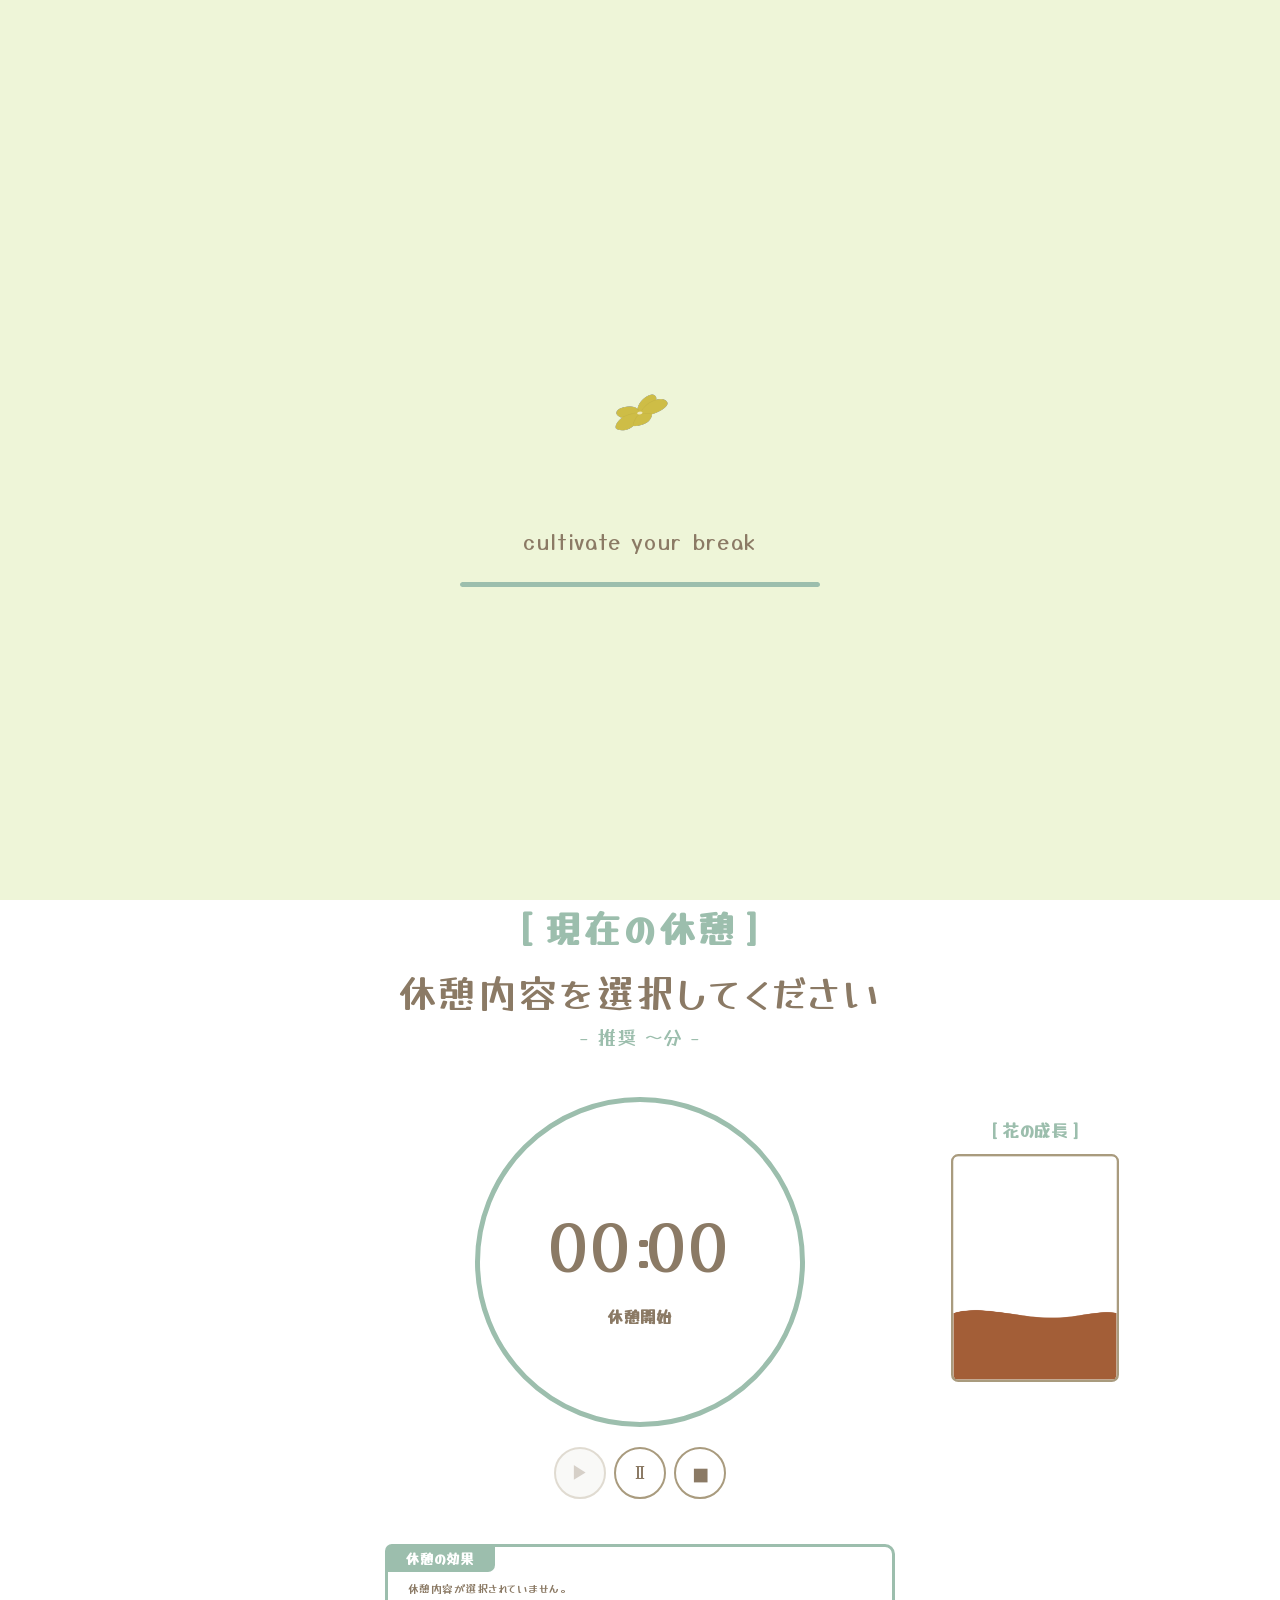
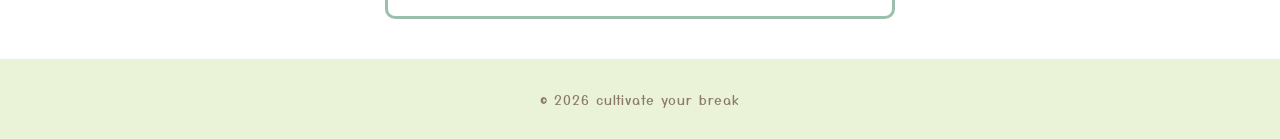
<file: index.html>
<!DOCTYPE html>
<html lang="ja">

<head>
    <meta charset="UTF-8">
    <meta name="viewport" content="width=device-width, initial-scale=1.0">

    <title>休憩タイマー</title>

    <link rel="stylesheet" href="CSS/sanitize.css">
    <link rel="stylesheet" href="CSS/style.css">
    <link rel="preconnect" href="https://fonts.googleapis.com">
    <link rel="preconnect" href="https://fonts.gstatic.com" crossorigin>
    <link href="https://fonts.googleapis.com/css2?family=Yusei+Magic&display=swap" rel="stylesheet">
    <script src="JavaScript/script.js" defer></script>
</head>

<body class="yusei-magic-regular">

    <!-- モバイル用ハンバーガー兼PC用ボタン -->
    <div class="howto-site-container" id="howtoToggle" role="button" aria-label="使用方法">
        <span class="hamburger-line"></span>
        <span class="hamburger-line"></span>
        <span class="hamburger-line"></span>
        <a href="howto.html" class="howto-site" target="_blank">
            使用方法
        </a>
    </div>

    <!-- モバイル用右側スライドメニュー -->
    <aside id="howtoMenu" class="howto-slide-menu" aria-hidden="true">
        <div class="howto-menu-header">サイトの使い方</div>
        <div class="howto-menu-body">
            <a href="howto.html" class="howto-slide-btn" target="_blank">
                使用方法ページを開く
            </a>
        </div>
    </aside>

    <!-- モバイル版用右側メニュー用オーバーレイ -->
    <div id="howtoOverlay" class="howto-overlay"></div>

    <!-- ローディング -->
    <div id="loadingScreen" class="loading-screen">
        <div class="loading-content">
            <div class="loading-flower">
                <img src="images/siteIcon.png" alt="花の画像">
            </div>

            <p class="loading-text">
                cultivate your break
            </p>

            <div class="loading-bar">
                <span id="loadingBar"></span>
            </div>
        </div>
    </div>

    <!-- トップ画面 -->
    <section id="topVisual" class="top-visual">
        <img src="images/topImg.png" alt="" class="top-visual-image">

        <div class="top-title" aria-label="cultivate a break">
            cultivate your break
        </div>

        <div class="scroll-guide" aria-hidden="true">
            <span>scroll</span>
            <span class="scroll-arrow">↓</span>
        </div>
    </section>

    <!-- メインコンテンツ -->
    <div class="top-layout">

        <main class="timer-container current-break">

            <!-- 左側の休憩メニュー開閉ボタン -->
            <button id="menuToggle" class="menu-toggle" type="button"
                aria-label="休憩メニューを開く" aria-expanded="false">
                <span class="menu-tap">TAP</span>
                <span id="menuArrow">→</span>
            </button>

            <!-- 現在の休憩 -->
            <div class="current-break current-label">
                現在の休憩
            </div>

            <!-- 休憩内容 -->
            <h1 class="break-name" id="currentBreakName">
                休憩内容を選択してください
            </h1>

            <!-- 推奨時間 -->
            <div class="recommended current-time">
                <span>推奨</span>
                <span id="currentBreakTime">〜分</span>
            </div>

            <!-- タイマー -->
            <div class="timer-circle">
                <div class="timer-content">
                    <div id="timer">
                        00:00
                    </div>

                    <div id="timer-status">
                        休憩開始
                    </div>
                </div>
            </div>

            <!-- 操作ボタン -->
            <div class="controls">
                <button id="startButton" class="control-button start-button"
                    type="button" aria-label="タイマー開始">
                    ▶
                </button>

                <button id="pauseButton" class="control-button pause-button"
                    type="button" aria-label="タイマー一時停止">
                    Ⅱ
                </button>

                <button id="resetButton" class="control-button reset-button"
                    type="button" aria-label="タイマーリセット">
                    ◼︎
                </button>
            </div>

            <!-- 休憩の効果 -->
            <section class="break-effect-box">
                <h2>休憩の効果</h2>

                <p id="currentBreakEffect">
                    休憩内容が選択されていません。
                </p>
            </section>

        </main>

        <!-- 花の成長 -->
        <figure>
            <figcaption id="illust-title">
                花の成長
            </figcaption>

            <img src="images/イラスト土.jpg" alt="花の画像"
                id="flowerImg" class="flowerImg">
        </figure>

    </div>

    <!-- 左側 休憩メニュー -->
    <aside id="breakMenu" class="break-menu" aria-hidden="true">

        <!-- 休憩内容を選択 -->
        <section class="break-selection">
            <div class="section-label">
                休憩内容を選択
            </div>

            <div id="breakList" class="break-list">
                <!-- JavaScriptで生成 -->
            </div>
        </section>

        <!-- 自由追加 -->
        <section class="add-break">
            <div class="section-label">
                休憩内容自由追加
            </div>

            <div class="add-form">
                <input type="text" id="breakInput" maxlength="20"
                    aria-label="休憩内容">

                <button id="addButton" type="button" aria-label="休憩を追加">
                    →
                </button>
            </div>
        </section>

        <!-- 今日の休憩履歴 -->
        <section class="break-history">
            <h2>今日の休憩履歴</h2>

            <div id="historyList">
                <!-- JavaScriptで生成 -->
            </div>
        </section>

    </aside>

    <!-- モバイル版用左側メニュー用オーバーレイ -->
    <div id="menuOverlay" class="menu-overlay"></div>

    <!-- モバイル版用画面下部ナビゲーション -->
    <nav class="mobile-bottom-nav">

        <button type="button" id="mobileMenuBtn" class="bottom-nav-btn"
            aria-label="休憩メニューを開く">
            <svg width="28" height="28" viewBox="0 0 24 24" fill="none"
                stroke="currentColor" stroke-width="2.5" stroke-linecap="round">
                <line x1="8" y1="6" x2="21" y2="6"></line>
                <line x1="8" y1="12" x2="21" y2="12"></line>
                <line x1="8" y1="18" x2="21" y2="18"></line>
                <circle cx="3" cy="6" r="1.5" fill="currentColor"></circle>
                <circle cx="3" cy="12" r="1.5" fill="currentColor"></circle>
                <circle cx="3" cy="18" r="1.5" fill="currentColor"></circle>
            </svg>
        </button>

        <button type="button" id="scrollToTimerBtn" class="bottom-nav-btn"
            aria-label="タイマーまでスクロール">
            <svg width="28" height="28" viewBox="0 0 24 24" fill="none"
                stroke="currentColor" stroke-width="3"
                stroke-linecap="round" stroke-linejoin="round">
                <circle cx="12" cy="12" r="10" fill="currentColor" opacity="0.2" />
                <polyline points="16 14 12 10 8 14" fill="none"
                    stroke="currentColor" />
            </svg>
        </button>

        <button type="button" id="scrollToBottomBtn" class="bottom-nav-btn"
            aria-label="最下部までスクロール">
            <svg width="28" height="28" viewBox="0 0 24 24" fill="none"
                stroke="currentColor" stroke-width="3"
                stroke-linecap="round" stroke-linejoin="round">
                <circle cx="12" cy="12" r="10" fill="currentColor" opacity="0.2" />
                <polyline points="8 10 12 14 16 10" fill="none"
                    stroke="currentColor" />
            </svg>
        </button>

    </nav>

    <footer class="site-footer">
        <p>&copy; 2026 cultivate your break</p>
    </footer>

</body>
</html>
</file>
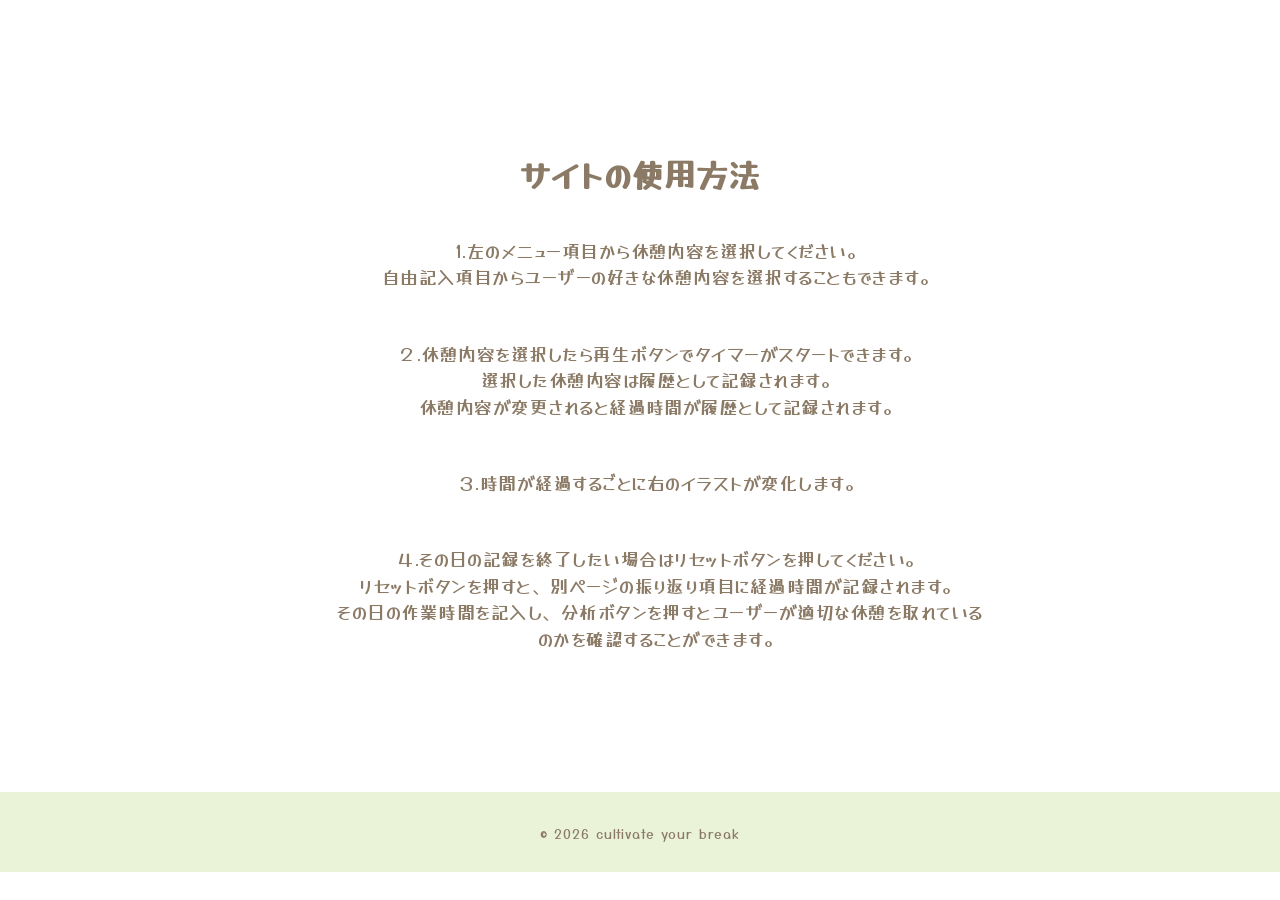
<file: howto.html>
<!DOCTYPE html>
<html lang="ja">

<head>
    <meta charset="UTF-8">
    <meta name="viewport" content="width=device-width, initial-scale=1.0">

    <title>休憩タイマー</title>

    <link rel="stylesheet" href="CSS/sanitize.css">
    <link rel="stylesheet" href="CSS/style.css">
    <link rel="preconnect" href="https://fonts.googleapis.com">
    <link rel="preconnect" href="https://fonts.gstatic.com" crossorigin>
    <link href="https://fonts.googleapis.com/css2?family=Yusei+Magic&display=swap" rel="stylesheet">
    <script src="JavaScript/script.js" defer></script>
</head>


<body class="yusei-magic-regular">

    <section class="howto-container">
        <h1 class="howto-title">サイトの使用方法</h1>
        <ul class="howto-list-container">
            <li class="howto-list">
                <p class="howto-list-text">
                    1.左のメニュー項目から休憩内容を選択してください。<br>
                    自由記入項目からユーザーの好きな休憩内容を選択することもできます。
                </p>
            </li>
            <li class="howto-list">
                <p class="howto-list-text">
                    ２.休憩内容を選択したら再生ボタンでタイマーがスタートできます。<br>
                    選択した休憩内容は履歴として記録されます。<br>
                    休憩内容が変更されると経過時間が履歴として記録されます。
                </p>
            </li>
            <li class="howto-list">
                <p class="howto-list-text">
                    ３.時間が経過するごとに右のイラストが変化します。
                </p>
            </li>
            <li class="howto-list">
                <p class="howto-list-text">
                    ４.その日の記録を終了したい場合はリセットボタンを押してください。<br>
                    リセットボタンを押すと、別ページの振り返り項目に経過時間が記録されます。<br>
                    その日の作業時間を記入し、分析ボタンを押すとユーザーが適切な休憩を取れているのかを確認することができます。
                </p>
            </li>
        </ul>
    </section>


    <footer class="site-footer">
        <p>&copy; 2026 cultivate your break</p>
    </footer>



</body>

</html>
</file>
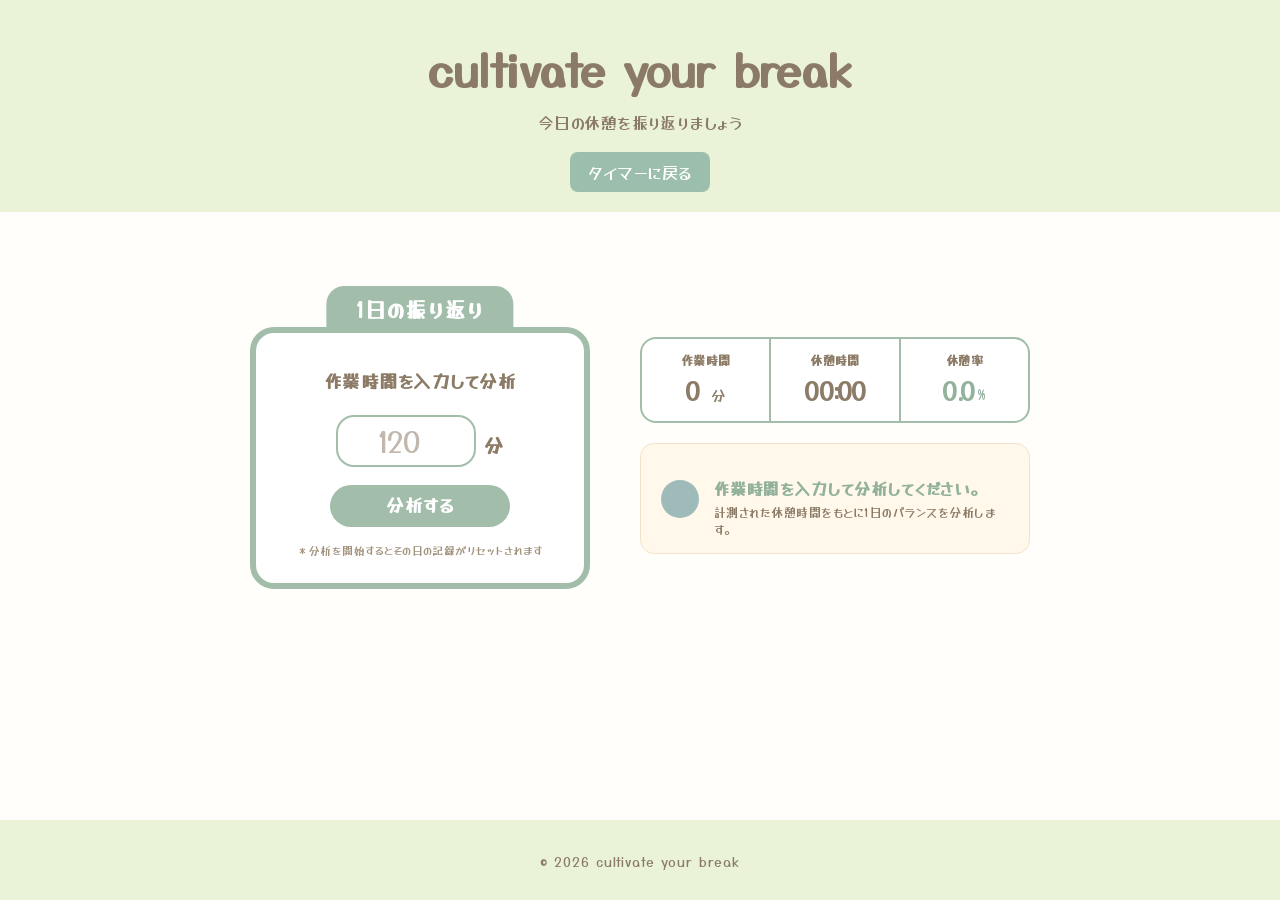
<file: reflection.html>
<!DOCTYPE html>
<html lang="ja">

<head>
    <meta charset="UTF-8">
    <meta name="viewport" content="width=device-width, initial-scale=1.0">

    <title>1日の振り返り | cultivate your break</title>

    <link rel="stylesheet" href="CSS/sanitize.css">
    <link rel="stylesheet" href="CSS/style.css">

    <link rel="preconnect" href="https://fonts.googleapis.com">
    <link rel="preconnect" href="https://fonts.gstatic.com" crossorigin>
    <link href="https://fonts.googleapis.com/css2?family=Yusei+Magic&display=swap"
        rel="stylesheet">

    <script src="JavaScript/reflection.js" defer></script>
</head>

<body class="yusei-magic-regular reflection-page">

    <header class="reflection-page-header">
        <h1>cultivate your break</h1>
        <p>今日の休憩を振り返りましょう</p>
        <a href="index.html">タイマーに戻る</a>
    </header>

    <section class="reflection-section">

        <div class="reflection-card">
            <div class="reflection-tag">1日の振り返り</div>

            <div class="reflection-left">
                <h2 class="reflection-title">作業時間を入力して分析</h2>

                <div class="input-group">
                    <input type="number" id="workTimeInput"
                        class="work-input" min="1" placeholder="120">
                    <span class="unit-text">分</span>
                </div>

                <button type="button" id="analyzeBtn" class="analyze-button">
                    分析する
                </button>

                <p class="reflection-note">
                    ＊分析を開始するとその日の記録がリセットされます
                </p>
            </div>
        </div>

        <div class="reflection-right">

            <div class="stats-table">

                <div class="stat-col">
                    <span class="stat-label">作業時間</span>
                    <div class="stat-value">
                        <span id="displayWorkTime">0</span>
                        <span class="unit">分</span>
                    </div>
                </div>

                <div class="stat-col">
                    <span class="stat-label">休憩時間</span>
                    <div class="stat-value" id="displayBreakTime">
                        0<span class="unit">分</span>0<span class="unit">秒</span>
                    </div>
                </div>

                <div class="stat-col">
                    <span class="stat-label">休憩率</span>
                    <div class="stat-value highlight" id="displayBreakRate">
                        0.0<span class="unit">%</span>
                    </div>
                </div>

            </div>

            <div class="feedback-box">
                <div class="feedback-icon"></div>

                <div class="feedback-content">
                    <h3 id="feedbackTitle" class="feedback-title">
                        作業時間を入力して分析してください。
                    </h3>

                    <p id="feedbackText" class="feedback-text">
                        計測された休憩時間をもとに1日のバランスを分析します。
                    </p>
                </div>
            </div>

        </div>

    </section>

    <footer class="site-footer">
        <p>&copy; 2026 cultivate your break</p>
    </footer>

</body>
</html>
</file>
<file: CSS/sanitize.css>
/* Document
 * ========================================================================== */

/**
 * Add border box sizing in all browsers (opinionated).
 */

*,
::before,
::after {
  box-sizing: border-box;
}

/**
 * 1. Add text decoration inheritance in all browsers (opinionated).
 * 2. Add vertical alignment inheritance in all browsers (opinionated).
 */

::before,
::after {
  text-decoration: inherit; /* 1 */
  vertical-align: inherit; /* 2 */
}

/**
 * 1. Use the default cursor in all browsers (opinionated).
 * 2. Change the line height in all browsers (opinionated).
 * 3. Use a 4-space tab width in all browsers (opinionated).
 * 4. Remove the grey highlight on links in iOS (opinionated).
 * 5. Prevent adjustments of font size after orientation changes in
 *    IE on Windows Phone and in iOS.
 * 6. Breaks words to prevent overflow in all browsers (opinionated).
 */

html {
  cursor: default; /* 1 */
  line-height: 1.5; /* 2 */
  -moz-tab-size: 4; /* 3 */
  tab-size: 4; /* 3 */
  -webkit-tap-highlight-color: transparent /* 4 */;
  -ms-text-size-adjust: 100%; /* 5 */
  -webkit-text-size-adjust: 100%; /* 5 */
  word-break: break-word; /* 6 */
}

/* Sections
 * ========================================================================== */

/**
 * Remove the margin in all browsers (opinionated).
 */

body {
  margin: 0;
}

/**
 * Correct the font size and margin on `h1` elements within `section` and
 * `article` contexts in Chrome, Edge, Firefox, and Safari.
 */

h1 {
  font-size: 2em;
  margin: 0.67em 0;
}

/* Grouping content
 * ========================================================================== */

/**
 * Remove the margin on nested lists in Chrome, Edge, IE, and Safari.
 */

dl dl,
dl ol,
dl ul,
ol dl,
ul dl {
  margin: 0;
}

/**
 * Remove the margin on nested lists in Edge 18- and IE.
 */

ol ol,
ol ul,
ul ol,
ul ul {
  margin: 0;
}

/**
 * 1. Add the correct sizing in Firefox.
 * 2. Show the overflow in Edge 18- and IE.
 */

hr {
  height: 0; /* 1 */
  overflow: visible; /* 2 */
}

/**
 * Add the correct display in IE.
 */

main {
  display: block;
}

/**
 * Remove the list style on navigation lists in all browsers (opinionated).
 */

nav ol,
nav ul {
  list-style: none;
  padding: 0;
}

/**
 * 1. Correct the inheritance and scaling of font size in all browsers.
 * 2. Correct the odd `em` font sizing in all browsers.
 */

pre {
  font-family: monospace, monospace; /* 1 */
  font-size: 1em; /* 2 */
}

/* Text-level semantics
 * ========================================================================== */

/**
 * Remove the gray background on active links in IE 10.
 */

a {
  background-color: transparent;
}

/**
 * Add the correct text decoration in Edge 18-, IE, and Safari.
 */

abbr[title] {
  text-decoration: underline;
  text-decoration: underline dotted;
}

/**
 * Add the correct font weight in Chrome, Edge, and Safari.
 */

b,
strong {
  font-weight: bolder;
}

/**
 * 1. Correct the inheritance and scaling of font size in all browsers.
 * 2. Correct the odd `em` font sizing in all browsers.
 */

code,
kbd,
samp {
  font-family: monospace, monospace; /* 1 */
  font-size: 1em; /* 2 */
}

/**
 * Add the correct font size in all browsers.
 */

small {
  font-size: 80%;
}

/* Embedded content
 * ========================================================================== */

/*
 * Change the alignment on media elements in all browsers (opinionated).
 */

audio,
canvas,
iframe,
img,
svg,
video {
  vertical-align: middle;
}

/**
 * Add the correct display in IE 9-.
 */

audio,
video {
  display: inline-block;
}

/**
 * Add the correct display in iOS 4-7.
 */

audio:not([controls]) {
  display: none;
  height: 0;
}

/**
 * Remove the border on iframes in all browsers (opinionated).
 */

iframe {
  border-style: none;
}

/**
 * Remove the border on images within links in IE 10-.
 */

img {
  border-style: none;
}

/**
 * Change the fill color to match the text color in all browsers (opinionated).
 */

svg:not([fill]) {
  fill: currentColor;
}

/**
 * Hide the overflow in IE.
 */

svg:not(:root) {
  overflow: hidden;
}

/* Tabular data
 * ========================================================================== */

/**
 * Collapse border spacing in all browsers (opinionated).
 */

table {
  border-collapse: collapse;
}

/* Forms
 * ========================================================================== */

/**
 * Remove the margin on controls in Safari.
 */

button,
input,
select {
  margin: 0;
}

/**
 * 1. Show the overflow in IE.
 * 2. Remove the inheritance of text transform in Edge 18-, Firefox, and IE.
 */

button {
  overflow: visible; /* 1 */
  text-transform: none; /* 2 */
}

/**
 * Correct the inability to style buttons in iOS and Safari.
 */

button,
[type="button"],
[type="reset"],
[type="submit"] {
  -webkit-appearance: button;
}

/**
 * 1. Change the inconsistent appearance in all browsers (opinionated).
 * 2. Correct the padding in Firefox.
 */

fieldset {
  border: 1px solid #a0a0a0; /* 1 */
  padding: 0.35em 0.75em 0.625em; /* 2 */
}

/**
 * Show the overflow in Edge 18- and IE.
 */

input {
  overflow: visible;
}

/**
 * 1. Correct the text wrapping in Edge 18- and IE.
 * 2. Correct the color inheritance from `fieldset` elements in IE.
 */

legend {
  color: inherit; /* 2 */
  display: table; /* 1 */
  max-width: 100%; /* 1 */
  white-space: normal; /* 1 */
}

/**
 * 1. Add the correct display in Edge 18- and IE.
 * 2. Add the correct vertical alignment in Chrome, Edge, and Firefox.
 */

progress {
  display: inline-block; /* 1 */
  vertical-align: baseline; /* 2 */
}

/**
 * Remove the inheritance of text transform in Firefox.
 */

select {
  text-transform: none;
}

/**
 * 1. Remove the margin in Firefox and Safari.
 * 2. Remove the default vertical scrollbar in IE.
 * 3. Change the resize direction in all browsers (opinionated).
 */

textarea {
  margin: 0; /* 1 */
  overflow: auto; /* 2 */
  resize: vertical; /* 3 */
}

/**
 * Remove the padding in IE 10-.
 */

[type="checkbox"],
[type="radio"] {
  padding: 0;
}

/**
 * 1. Correct the odd appearance in Chrome, Edge, and Safari.
 * 2. Correct the outline style in Safari.
 */

[type="search"] {
  -webkit-appearance: textfield; /* 1 */
  outline-offset: -2px; /* 2 */
}

/**
 * Correct the cursor style of increment and decrement buttons in Safari.
 */

::-webkit-inner-spin-button,
::-webkit-outer-spin-button {
  height: auto;
}

/**
 * Correct the text style of placeholders in Chrome, Edge, and Safari.
 */

::-webkit-input-placeholder {
  color: inherit;
  opacity: 0.54;
}

/**
 * Remove the inner padding in Chrome, Edge, and Safari on macOS.
 */

::-webkit-search-decoration {
  -webkit-appearance: none;
}

/**
 * 1. Correct the inability to style upload buttons in iOS and Safari.
 * 2. Change font properties to `inherit` in Safari.
 */

::-webkit-file-upload-button {
  -webkit-appearance: button; /* 1 */
  font: inherit; /* 2 */
}

/**
 * Remove the inner border and padding of focus outlines in Firefox.
 */

::-moz-focus-inner {
  border-style: none;
  padding: 0;
}

/**
 * Restore the focus outline styles unset by the previous rule in Firefox.
 */

:-moz-focusring {
  outline: 1px dotted ButtonText;
}

/**
 * Remove the additional :invalid styles in Firefox.
 */

:-moz-ui-invalid {
  box-shadow: none;
}

/* Interactive
 * ========================================================================== */

/*
 * Add the correct display in Edge 18- and IE.
 */

details {
  display: block;
}

/*
 * Add the correct styles in Edge 18-, IE, and Safari.
 */

dialog {
  background-color: white;
  border: solid;
  color: black;
  display: block;
  height: -moz-fit-content;
  height: -webkit-fit-content;
  height: fit-content;
  left: 0;
  margin: auto;
  padding: 1em;
  position: absolute;
  right: 0;
  width: -moz-fit-content;
  width: -webkit-fit-content;
  width: fit-content;
}

dialog:not([open]) {
  display: none;
}

/*
 * Add the correct display in all browsers.
 */

summary {
  display: list-item;
}

/* Scripting
 * ========================================================================== */

/**
 * Add the correct display in IE 9-.
 */

canvas {
  display: inline-block;
}

/**
 * Add the correct display in IE.
 */

template {
  display: none;
}

/* User interaction
 * ========================================================================== */

/*
 * 1. Remove the tapping delay in IE 10.
 * 2. Remove the tapping delay on clickable elements
      in all browsers (opinionated).
 */

a,
area,
button,
input,
label,
select,
summary,
textarea,
[tabindex] {
  -ms-touch-action: manipulation; /* 1 */
  touch-action: manipulation; /* 2 */
}

/**
 * Add the correct display in IE 10-.
 */

[hidden] {
  display: none;
}

/* Accessibility
 * ========================================================================== */

/**
 * Change the cursor on busy elements in all browsers (opinionated).
 */

[aria-busy="true"] {
  cursor: progress;
}

/*
 * Change the cursor on control elements in all browsers (opinionated).
 */

[aria-controls] {
  cursor: pointer;
}

/*
 * Change the cursor on disabled, not-editable, or otherwise
 * inoperable elements in all browsers (opinionated).
 */

[aria-disabled="true"],
[disabled] {
  cursor: not-allowed;
}

/*
 * Change the display on visually hidden accessible elements
 * in all browsers (opinionated).
 */

[aria-hidden="false"][hidden] {
  display: initial;
}

[aria-hidden="false"][hidden]:not(:focus) {
  clip: rect(0, 0, 0, 0);
  position: absolute;
}
</file>
<file: CSS/style.css>
/* ========================================
   cultivate a break
======================================== */


/* ========================================
   基本設定
======================================== */

.yusei-magic-regular {
    font-family: "Yusei Magic", sans-serif;
    font-weight: 400;
    font-style: normal;
}


:root {
    --cream: #f5f8df;
    --cream-light: #fbfcf2;
    --green: #9cbead;
    --white-green: #eaf3d7;
    --green-dark: #96856c;
    --green-deep: #6f8877;
    --olive: #c7c7a2;
    --yellow: #d1bf45;
    --brown: #9c5c38;
    --brown-light: #a56b45;
    --text: #8b7a65;
    --text-light: #aaa08e;
    --border: #a99b7e;
    --border-light: #c8c0ae;
    --panel: #fffefa;
}


* {
    box-sizing: border-box;
}


html {
    overflow-x: hidden;
}


body {
    position: relative;
    min-height: 100vh;
    margin: 0;
    padding: 0;
    display: flex;
    flex-direction: column;
    align-items: center;
    background: #ffffff;
    color: var(--text);
    letter-spacing: 0.03em;
    overflow-x: hidden;
}


img {
    display: block;
    max-width: 100%;
}


button,
input {
    font: inherit;
}


button {
    cursor: pointer;
}


h1,
h2,
p {
    margin: 0;
}


/* ========================================
   ファーストビュー (PC用 右固定ボタン)
======================================== */
.howto-site-container {
    max-width: 60px;
    position: fixed;
    z-index: 1003;
    right: 0;
    top: 250px;
    background: var(--green);
    padding: 10px 15px;
    border-radius: 10px 0 0 10px;
}

.howto-site {
    font-size: 1.6rem;
    color: var(--cream-light);
    text-decoration: none;
}


/* ========================================
   左側メニュー開閉ボタン (PC用)
======================================== */

.menu-toggle {
    position: fixed;
    top: 20px;
    left: 142px;

    width: 52px;
    height: 52px;

    display: flex;
    flex-direction: column;
    justify-content: center;
    align-items: center;

    border: 0;
    border-radius: 50%;

    background: var(--green);
    color: #ffffff;

    z-index: 1002;

    transition:
        background-color 0.2s ease,
        transform 0.2s ease,
        opacity 0.3s ease;
}


.menu-toggle:hover {
    background: var(--green-dark);
    animation: menuToggleBounce 0.55s ease-in-out;
}


.menu-toggle:active {
    animation: none;
    transform: scale(0.95);
}


@keyframes menuToggleBounce {

    0% {
        transform: translateY(0);
    }

    25% {
        transform: translateY(-10px);
    }

    50% {
        transform: translateY(0);
    }

    70% {
        transform: translateY(-5px);
    }

    100% {
        transform: translateY(0);
    }

}


.menu-toggle span:last-child {
    font-family: Arial, sans-serif;
    font-size: 1.8rem;
    font-weight: 400;
    line-height: 1;
}


.menu-tap {
    position: absolute;
    top: -17px;

    color: var(--green);

    font-size: 0.7rem;
    letter-spacing: 0.15em;
}


/* ========================================
   メインレイアウト
======================================== */

.top-layout {
    position: relative;

    width: 100%;
    max-width: 1200px;

    margin: 0 auto;

    display: block;
}


/* ========================================
   タイマー本体
======================================== */

.timer-container {
    position: relative;

    width: min(100%, 510px);
    min-height: 620px;

    margin: 0 auto;

    display: flex;
    flex-direction: column;
    align-items: center;

    padding: 0;

    border: 0;
    border-radius: 0;

    background: transparent;
}


.current-break.current-label {
    position: relative;

    width: auto;
    min-height: 0;

    display: inline-flex;
    justify-content: center;
    align-items: center;

    margin: 0 0 8px;
    padding: 0;

    background: transparent;
    border-radius: 0;

    color: var(--green);

    font-size: 2.3rem;
    font-weight: 700;

    letter-spacing: 0.08em;
}


.current-break.current-label::before {
    content: "[";

    margin-right: 7px;
}


.current-break.current-label::after {
    content: "]";

    margin-left: 7px;
}


#currentBreakName {
    margin: 0 0 2px;

    color: var(--text);

    font-size: clamp(1.45rem, 3vw, 2.4rem);
    font-weight: 500;

    letter-spacing: 0.06em;
}


.recommended {
    position: relative;

    display: flex;
    justify-content: center;
    align-items: center;

    gap: 7px;

    width: auto;
    min-height: 0;

    margin: 0;
    padding: 0;

    background: transparent;
    border-radius: 0;

    color: var(--green);

    font-size: 1.2rem;
    font-weight: 400;

    letter-spacing: 0.04em;
}


.recommended::before {
    content: "-";
}


.recommended::after {
    content: "-";
}


/* ========================================
   タイマー
======================================== */

.timer-circle {
    width: min(330px, 75vw);
    height: min(330px, 75vw);

    margin-top: 45px;

    display: flex;
    justify-content: center;
    align-items: center;

    border: 5px solid var(--green);
    border-radius: 50%;

    background: #ffffff;
}


.timer-content {
    text-align: center;
}


#timer {
    color: var(--text);

    font-size: clamp(2.8rem, 5vw, 4.2rem);
    font-weight: 500;

    letter-spacing: 0.06em;
}


#timer-status {
    margin-top: 12px;

    color: var(--text);

    font-size: 1rem;
    font-weight: 600;
}


/* ========================================
   操作ボタン
======================================== */

.controls {
    margin-top: 20px;

    display: flex;
    align-items: center;

    gap: 8px;
}


.control-button {
    width: 52px;
    height: 52px;

    display: flex;
    justify-content: center;
    align-items: center;

    border: 2px solid var(--border);
    border-radius: 50%;

    background: #ffffff;
    color: var(--text);

    font-size: 1.1rem;

    transition:
        transform 0.2s ease,
        background-color 0.2s ease;
}


.control-button:hover {
    background-color:#eef5df;
    transform: scale(1.04);
}


.control-button:active {
    transform: scale(0.97);
}


.reset-button {
    font-size: 1.3rem;
}


.reset-button:hover {
    opacity: 0.75;
}


/* ========================================
   休憩の効果
======================================== */

.break-effect-box {
    position: relative;

    width: min(100%, 520px);

    margin-top: 45px;
    padding: 28px 20px 18px;

    border: 3px solid var(--green);
    border-radius: 10px;

    background: rgba(255, 255, 255, 0.85);
}


.break-effect-box h2 {
    position: absolute;

    top: -3px;
    left: -3px;

    margin: 0;

    padding: 6px 18px;

    min-width: 110px;

    border-radius: 7px 0 7px 0;

    background: var(--green);
    color: #ffffff;

    font-size: 0.85rem;
    font-weight: 700;

    line-height: 1.2;

    text-align: center;
}


#currentBreakEffect {
    color: var(--text);

    font-size: 0.68rem;
    line-height: 1.65;

    padding-top: 5px;
}


/* ========================================
   花の成長
======================================== */

figure {
    position: absolute;

    top: 125px;
    left: calc(50% + 270px);

    width: 250px;

    display: flex;
    flex-direction: column;
    align-items: center;

    gap: 14px;

    margin: 0;
    padding: 0;

    border: 0;
    border-radius: 0;

    margin-top: 60px;

    background: transparent;

    transform: scale(0.80);
    transform-origin: center;
}



#illust-title {
    position: relative;
    width: auto;
    min-height: 0;

    display: inline-flex;
    justify-content: center;
    align-items: center;

    margin: 0;
    padding: 0;

    background: transparent;
    border-radius: 0;

    color: var(--green);

    font-size: 1.3rem;
    font-weight: 700;

    letter-spacing: 0.03em;
}

#illust-title::before {
    content: "[";
    margin-right: 5px;
}

#illust-title::after {
    content: "]";
    margin-left: 5px;
}


.flowerImg {
    width: 210px;
    height: 285px;

    object-fit: cover;
    object-position: center;

    border: 3px solid var(--border);
    border-radius: 9px;
}


/* ========================================
   左側スライドメニュー
======================================== */

.break-menu {
    position: fixed;
    top: 0;
    left: 0;
    width: 350px;
    height: 100vh;
    padding: 120px 24px 80px;
    background: rgba(255, 254, 250, 0.97);
    border-right: 3px solid var(--border);
    box-shadow: 8px 0 25px rgba(139, 122, 101, 0.12);
    overflow-y: auto;
    overflow-x: hidden;
    z-index: 1000;
    transform: translateX(0);
    transition:
        transform 0.45s ease,
        opacity 0.3s ease;
}


/* メニューが開いた状態 */

body.menu-open .break-menu {
    transform: translateX(0);
}


/* メニューが閉じた状態 */

body:not(.menu-open) .break-menu {
    transform: translateX(-100%);
}


/* ========================================
   メニュー内共通
======================================== */

.break-menu>section+section {
    margin-top: 14px;
}


.section-label {
    position: relative;
    z-index: 1;
    width: auto;
    min-width: 0;
    display: inline-flex;
    justify-content: center;
    align-items: center;
    margin: 0;
    padding: 0;
    background: transparent;
    border-radius: 0;
    color: var(--green);
    font-size: 1.1rem;
    font-weight: 700;
    line-height: 1.2;
    letter-spacing: 0.03em;
    text-align: center;
}

.section-label::before {
    content: "[";
}

.section-label::after {
    content: "]";
}


.break-selection .section-label {
    position: relative;
    z-index: 2;
    width: auto;
    min-width: 0;
    margin: -42px auto 10px;
    display: flex;
    justify-content: center;
    align-items: center;
    padding: 0;
    border-radius: 0;
    background: transparent;
    color: var(--green);
    font-size: 1.1rem;
    font-weight: 700;
    line-height: 1.2;
    letter-spacing: 0.03em;
    text-align: center;
}

.break-selection .section-label::before {
    content: "[";
    margin-right: 5px;
}

.break-selection .section-label::after {
    content: "]";
    margin-left: 5px;
}


.add-break {
    background: transparent;
    border: 0;
    border-radius: 0;
    padding: 0;
    text-align: center; 
}

.add-break .section-label {
    display: inline-block;
    width: auto;
    margin: 0 auto 10px;
    text-align: center;
}


.break-selection,
.break-history {
    background: transparent;

    border: 2px solid var(--border);
    border-radius: 15px;

    padding: 12px;
}


.break-selection {
    padding: 12px;

    border: 2px solid var(--border);
    border-radius: 15px;

    background: transparent;
}


/* ========================================
   自由追加
======================================== */

.add-break {
    margin-bottom: 36px;
}


.add-form {
    display: flex;
    align-items: stretch;

    gap: 0;
}


#breakInput {
    flex: 1;
    min-width: 0;

    height: 46px;

    padding: 8px 14px;

    border: 2px solid var(--border);
    border-right: 0;

    border-radius: 10px 0 0 10px;

    background: #ffffff;
    color: var(--text);

    outline: none;

    transition:
        border-color 0.2s ease,
        box-shadow 0.2s ease;
}


#breakInput:focus {
    border-color: var(--green-deep);

    box-shadow: 0 0 0 3px rgba(169, 205, 187, 0.18);
}


#addButton {
    width: 48px;
    height: 46px;

    border: 0;
    border-radius: 0 10px 10px 0;

    background: var(--green-dark);
    color: #ffffff;

    font-size: 1.35rem;
    line-height: 1;

    transition: opacity 0.2s ease;
}


#addButton:hover {
    opacity: 0.82;
}


/* ========================================
   休憩内容一覧
======================================== */

#breakList {
    max-height: 320px;

    display: flex;
    flex-direction: column;

    gap: 8px;

    padding: 17px 14px 14px;

    border: 0;
    border-radius: 10px;

    background: transparent;

    overflow-y: auto;
}


/* ========================================
   休憩項目
======================================== */

.break-item {
    width: 100%;

    padding: 11px 12px;

    border: 1.5px solid var(--border);
    border-radius: 10px;

    background: #fffef9;
    color: var(--text);

    text-align: left;

    transition:
        background 0.2s ease,
        border-color 0.2s ease;
}


.break-item:hover {
    border-color: var(--green-deep);
    background: #eef5df;
    border-color: var(--green-deep);
}


.break-item.selected {
    background: #eef5df;
    border-color: var(--green-deep);
}


.break-item-top {
    display: flex;
    align-items: center;
    justify-content: space-between;

    gap: 8px;
}


.break-item .break-name {
    color: var(--text);

    font-size: 0.9rem;
    font-weight: 700;
}


.break-time {
    position: relative;
    display: inline-flex;
    justify-content: center;
    align-items: center;
    padding: 0;
    margin: 0;
    background: transparent;
    border-radius: 0;
    color: var(--green);
    font-size: 0.7rem; 
    font-weight: 700;
    white-space: nowrap;
}
.break-time::before {
    content: "[";
}
.break-time::after {
    content: "]";
}


.break-effect {
    margin-top: 5px;

    color: var(--text-light);

    font-size: 0.66rem;
    line-height: 1.45;
}


/* ========================================
   休憩履歴
======================================== */

.break-history {
    margin-top: 30px;
    padding: 17px 14px 14px;
    border: 2px solid var(--border);
    border-radius: 15px;
    background: transparent;
    min-height: 300px;
}


.break-history h2 {
    margin: 0 0 -3px;
    padding: 0 17px;

    color: var(--text);

    font-size: 0.95rem;
    font-weight: 700;
}


#historyList {
    max-height: 200px;

    padding-top: 20px;

    overflow-y: auto;
}


.history-item {
    display: flex;
    align-items: center;
    justify-content: space-between;

    gap: 10px;

    margin-top: 8px;
    padding: 10px 12px;

    border: 1.5px solid var(--border);
    border-radius: 9px;

    background: #fffef9;
    color: var(--text);

    font-size: 0.78rem;
}


.history-time {
    padding: 2px 6px;

    border-radius: 4px;

    background: var(--green);
    color: #ffffff;

    font-size: 0.62rem;
    font-weight: 700;
}


/* ========================================
   フッター
======================================== */

.site-footer {
    width: 100%;
    height: 80px;

    margin: 40px 0 0;
    padding: 0;

    background: var(--white-green);

    border-top: 3px solid var(--white-green);

    display: flex;
    justify-content: center;
    align-items: center;

    box-sizing: border-box;
}


.site-footer p {
    margin: 0;

    color: var(--text);

    font-size: 0.8rem;

    letter-spacing: 0.08em;
}


/* ========================================
   ローディング画面
======================================== */

.loading-screen {
    position: fixed;

    inset: 0;

    z-index: 9999;

    display: flex;
    justify-content: center;
    align-items: center;

    background: #eef5d8;

    opacity: 1;
    visibility: visible;

    transition:
        opacity 0.8s ease,
        visibility 0.8s ease;
}


/* ローディング終了 */

.loading-screen.loaded {
    opacity: 0;
    visibility: hidden;
    pointer-events: none;
}


.loading-content {
    width: min(80%, 360px);

    display: flex;
    flex-direction: column;
    align-items: center;
}


/* ローディングアイコン */

.loading-flower {
    font-size: 4rem;

    margin-bottom: 18px;

    animation:
        loadingGrow 1.2s ease-in-out infinite alternate;
}


/* タイトル */

.loading-text {
    margin: 0 0 25px;

    color: var(--text);

    font-size: 1.3rem;
    letter-spacing: 0.08em;

    animation: loadingFade 1.5s ease-in-out infinite;
}


/* ローディングバー */

.loading-bar {
    width: 100%;
    height: 5px;

    overflow: hidden;

    border-radius: 10px;

    background: rgba(169, 205, 187, 0.35);
}


.loading-bar span {
    display: block;

    width: 0;
    height: 100%;

    border-radius: 10px;

    background: var(--green);

    animation: loadingProgress 2.2s ease forwards;
}


/* ========================================
   ローディングアニメーション
======================================== */

@keyframes loadingGrow {

    0% {
        transform: scale(0.85) translateY(5px);
    }

    100% {
        transform: scale(1.05) translateY(-5px);
    }

}


@keyframes loadingFade {

    0% {
        opacity: 0.45;
    }

    50% {
        opacity: 1;
    }

    100% {
        opacity: 0.45;
    }

}


@keyframes loadingProgress {

    0% {
        width: 0;
    }

    100% {
        width: 100%;
    }

}


/* ========================================
   トップ画像
======================================== */

.top-visual {
    position: relative;

    flex: 0 0 auto;

    width: 100%;

    height: 100vh;
    height: 100svh;

    min-height: 560px;

    overflow: hidden;

    opacity: 0;

    transition: opacity 1s ease;
}


.top-visual.show {
    opacity: 1;
}


.top-visual-image {
    position: absolute;

    inset: 0;

    width: 100%;
    height: 100%;

    object-fit: cover;
    object-position: center center;

    display: block;
}


.top-visual::after {
    content: "";

    position: absolute;

    inset: 0;

    background:
        linear-gradient(to bottom,
            rgba(255, 255, 255, 0) 65%,
            rgba(255, 255, 255, 0.82) 100%);

    pointer-events: none;
}


/* ========================================
   トップタイトル
======================================== */

.top-title {
    position: absolute;

    top: 50%;
    left: 50%;

    transform: translate(-50%, -50%);

    width: 100%;

    padding: 0 24px;

    color: var(--text);

    font-size: clamp(3rem, 6vw, 5.2rem);
    font-weight: 600;

    line-height: 1.15;

    letter-spacing: 0.06em;

    text-align: center;

    z-index: 5;
}


/* ========================================
   トップのスクロール案内
======================================== */

.scroll-guide {
    position: absolute;

    left: 50%;
    bottom: 50px;

    transform: translateX(-50%);

    display: flex;
    flex-direction: column;
    align-items: center;

    gap: 3px;

    color: var(--text);

    font-size: 0.95rem;

    line-height: 1;

    letter-spacing: 0.03em;

    z-index: 5;
}


.scroll-arrow {
    font-family: Arial, sans-serif;

    font-size: 2rem;

    line-height: 1;

    animation:
        scrollBounce 1.8s ease-in-out infinite;
}


@keyframes scrollBounce {

    0%,
    100% {
        transform: translateY(0);
    }

    50% {
        transform: translateY(6px);
    }

}


/* ========================================
   トップ表示中はタイマー用メニューを隠す
======================================== */

body.top-active .menu-toggle,
body.top-active .break-menu {
    opacity: 0;
    pointer-events: none;
}


body:not(.top-active) .menu-toggle,
body:not(.top-active) .break-menu {
    opacity: 1;
}


/* ========================================
   再生ボタン：休憩未選択
======================================== */

.start-button:disabled {
    opacity: 0.35;

    cursor: not-allowed;

    background: #eeeeea;

    transform: none;
}


.start-button:disabled:hover {
    background: #eeeeea;

    transform: none;
}


/* ========================================
   1日の振り返り
======================================== */

.reflection-section {
    width: 100%;
    max-width: 820px;
    margin: 140px auto 40px;
    padding: 0 20px;
    display: flex;
    gap: 50px;
    align-items: center;
}

.reflection-card {
    position: relative;
    flex: 0 0 340px;
    border: 6px solid #a2beaa;
    border-radius: 24px;
    background: #ffffff;
    padding: 35px 20px 25px;
    margin-top: 25px;
}

.reflection-tag {
    position: absolute;
    top: -47px;
    left: 50%;
    transform: translateX(-50%);
    white-space: nowrap;
    background: #a2beaa;
    color: #ffffff;
    font-size: 1.3rem;
    font-weight: 700;
    padding: 8px 30px;
    border-radius: 18px 18px 0 0;
    letter-spacing: 0.05em;
}

.reflection-left {
    display: flex;
    flex-direction: column;
    align-items: center;
    text-align: center;
}

.reflection-title {
    color: #8c7b66;
    font-size: 1.1rem;
    font-weight: 700;
    margin-bottom: 20px;
}

.input-group {
    display: flex;
    align-items: baseline;
    gap: 8px;
    margin-bottom: 18px;
}

.work-input {
    width: 140px;
    height: 52px;
    border: 2px solid #a2beaa;
    border-radius: 18px;
    text-align: center;
    font-size: 1.8rem;
    color: #8c7b66;
    outline: none;
    background: #ffffff;
}

.work-input:focus {
    border-color: #6f8877;
    box-shadow: 0 0 0 3px rgba(162, 190, 170, 0.2);
}

.unit-text {
    color: #8c7b66;
    font-size: 1.2rem;
    font-weight: 700;
}

.analyze-button {
    width: 180px;
    height: 42px;
    background: #a2beaa;
    color: #ffffff;
    border: none;
    border-radius: 21px;
    font-size: 1.1rem;
    font-weight: 700;
    letter-spacing: 0.05em;
    transition: background-color 0.2s ease, transform 0.1s ease;
}

.analyze-button:hover {
    background: #8eab96;
}

.analyze-button:active {
    transform: scale(0.98);
}

.reflection-note {
    margin-top: 15px;
    font-size: 0.68rem;
    color: #a2927d;
}

.reflection-right {
    flex: 1;
    display: flex;
    flex-direction: column;
    gap: 20px;
}

.stats-table {
    display: flex;
    border: 2px solid #a2beaa;
    border-radius: 16px;
    overflow: hidden;
    background: #ffffff;
}

.stat-col {
    flex: 1;
    padding: 12px 10px;
    text-align: center;
    border-right: 2px solid #a2beaa;
}

.stat-col:last-child {
    border-right: none;
}

.stat-label {
    display: block;
    font-size: 0.75rem;
    color: #8c7b66;
    font-weight: 700;
    margin-bottom: 4px;
}

.stat-value {
    font-size: 1.5rem;
    color: #8c7b66;
    font-weight: 700;
}

.stat-value.highlight {
    color: #93b29c;
}

.stat-value .unit {
    font-size: 0.9rem;
    font-weight: 400;
    margin-left: 2px;
}

.feedback-box {
    display: flex;
    align-items: center;
    gap: 15px;
    background: #fff8eb;
    border: 1px solid #f2e3cd;
    border-radius: 14px;
    padding: 16px 20px;
}

.feedback-icon {
    width: 38px;
    height: 38px;
    border-radius: 50%;
    background: #9ebbba;
    flex-shrink: 0;
}

.feedback-title {
    font-size: 1rem;
    color: #93b29c;
    font-weight: 700;
    margin-bottom: 4px;
}

.feedback-text {
    font-size: 0.75rem;
    color: #8c7b66;
    line-height: 1.4;
}

/* ========================================
   振り返りページ
======================================== */

.reflection-page {
    width: 100%;
    min-height: 100vh;
    justify-content: flex-start;
    background: #fffefa;
}

.reflection-page-header {
    width: 100%;
    padding: 35px 20px 20px;
    text-align: center;
    background: var(--white-green);
}

.reflection-page-header h1 {
    color: var(--text);
    font-size: clamp(1.8rem, 4vw, 2.8rem);
}

.reflection-page-header p {
    margin-top: 8px;
    font-size: 1rem;
}

.reflection-page-header a {
    display: inline-block;
    margin-top: 18px;
    padding: 8px 18px;
    border-radius: 8px;
    background: var(--green);
    color: #fff;
    text-decoration: none;
}

.reflection-page .reflection-section {
    margin-top: 90px;
    margin-bottom: 80px;
}

.reflection-page .site-footer {
    margin-top: auto;
}

@media (max-width: 760px) {
    .reflection-page .reflection-section {
        flex-direction: column;
        gap: 35px;
        margin-top: 70px;
    }

    .reflection-page .reflection-card {
        flex-basis: auto;
        width: min(100%, 340px);
    }

    .reflection-page .reflection-right {
        width: 100%;
    }
}


/* ========================================
   サイトの使い方
======================================== */
.howto-container {
    text-align: center;
    max-width: 700px;
    margin-bottom: 50px
}

.howto-title {
    margin-top: 150px;
    margin-bottom: 30px;
}

.howto-list-container {
    margin-top: 40px;
}

.howto-list {
    list-style-type: none;
    margin-bottom: 50px;
}

.howto-list-text {
    font-size: 1.1rem;
}

/* ========================================
   スマートフォン & レスポンシブ対応 (768px以下)
======================================== */

@media screen and (max-width: 768px) {

    body {
        padding: 0;
    }

    .top-layout {
        width: 100%;
        max-width: 100%;
        padding: 0 18px;
    }

    figure {
        position: relative;
        top: auto;
        left: auto;
        width: 220px;
        margin: 30px auto 0;
    }

    .flowerImg {
        width: 180px;
        height: 250px;
    }

    .timer-container {
        width: 100%;
        min-height: 0;
    }

    #timer {
        font-size: 3rem;
    }

    #currentBreakName {
        font-size: 1.7rem;
    }

    .break-effect-box {
        width: 100%;
        margin-top: 35px;
    }

    .current-break.current-label {
        font-size: 1.9rem;
    }

    .site-footer p {
        align-items: center;
        padding-bottom: 30px;
    }

    .site-footer {
        height: 150px;
    }

    /* PC用のトグルボタンを非表示 */
    .menu-toggle {
        display: none !important;
    }

    /* howto-site-container を三本線ハンバーガーアイコン化 */
    .howto-site-container {
        position: fixed;
        top: 20px;
        right: 20px;
        z-index: 1003;
        width: 36px;
        height: 28px;
        padding: 0;
        background: transparent;
        border-radius: 0;
        display: flex;
        flex-direction: column;
        justify-content: space-between;
        cursor: pointer;
    }

    .howto-site-container .howto-site {
        display: none;
    }

    .hamburger-line {
        display: block;
        width: 100%;
        height: 4px;
        background-color: var(--green-dark);
        border-radius: 2px;
        transition: transform 0.3s ease, opacity 0.3s ease;
    }

    /* 三本線アイコンのアニメーション */
    body.howto-menu-open .howto-site-container .hamburger-line:nth-child(1) {
        transform: translateY(12px) rotate(45deg);
    }
    body.howto-menu-open .howto-site-container .hamburger-line:nth-child(2) {
        opacity: 0;
    }
    body.howto-menu-open .howto-site-container .hamburger-line:nth-child(3) {
        transform: translateY(-12px) rotate(-45deg);
    }

    /* モバイル時 右側からスライドインするの使い方メニュー */
    .howto-slide-menu {
        position: fixed;
        top: 0;
        right: 0;
        width: 82vw;
        max-width: 280px;
        height: 100vh;
        padding: 60px 20px 40px;
        z-index: 1004;
        background: rgba(255, 254, 250, 0.98);
        border-left: 3px solid var(--border);
        box-shadow: -8px 0 25px rgba(0, 0, 0, 0.15);
        transform: translateX(100%);
        transition: transform 0.35s ease-in-out;
        display: flex;
        flex-direction: column;
        gap: 20px;
    }

    body.howto-menu-open .howto-slide-menu {
        transform: translateX(0);
    }

    .howto-menu-header {
        font-size: 1.2rem;
        font-weight: 700;
        color: var(--green-deep);
        border-bottom: 2px solid var(--border-light);
        padding-bottom: 10px;
        text-align: center;
    }

    .howto-slide-btn {
        display: block;
        width: 100%;
        padding: 12px;
        background: var(--green);
        color: #fff;
        text-align: center;
        text-decoration: none;
        border-radius: 8px;
        font-weight: 700;
        font-size: 1rem;
        transition: background-color 0.2s ease;
    }

    .howto-slide-btn:hover {
        background: var(--green-dark);
    }

    /* 右側メニュー用オーバーレイ */
    .howto-overlay {
        display: none;
        position: fixed;
        inset: 0;
        background: rgba(0, 0, 0, 0.35);
        z-index: 1002;
        opacity: 0;
        transition: opacity 0.3s ease;
    }

    body.howto-menu-open .howto-overlay {
        display: block;
        opacity: 1;
    }

    /* モバイル時 左側breakMenuのドロワー化 */
    .break-menu {
        position: fixed;
        top: 0;
        left: 0;
        width: 82vw;
        max-width: 320px;
        height: 100vh;
        padding: 40px 16px 80px;
        z-index: 1001;
        background: rgba(255, 254, 250, 0.98);
        border-right: 3px solid var(--border);
        box-shadow: 8px 0 25px rgba(0, 0, 0, 0.15);
        transform: translateX(-100%);
        transition: transform 0.35s ease-in-out;
    }

    body.menu-open .break-menu {
        transform: translateX(0);
    }

    /* 左側メニュー用オーバーレイ */
    .menu-overlay {
        display: none;
        position: fixed;
        inset: 0;
        background: rgba(0, 0, 0, 0.35);
        z-index: 1000;
        opacity: 0;
        transition: opacity 0.3s ease;
    }

    body.menu-open .menu-overlay {
        display: block;
        opacity: 1;
    }

    /* 下部固定ナビゲーションバー */
    .mobile-bottom-nav {
        display: flex;
        justify-content: space-around;
        align-items: center;
        position: fixed;
        bottom: 0;
        left: 0;
        width: 100%;
        height: 65px;
        background-color: #dbe3d0;
        border-top: 2px solid #c7d2b8;
        z-index: 1005;
        padding: 0 20px;
    }

    .bottom-nav-btn {
        background: transparent;
        border: none;
        color: #72634d;
        cursor: pointer;
        display: flex;
        align-items: center;
        justify-content: center;
        padding: 8px;
        border-radius: 50%;
        transition: background-color 0.2s ease, transform 0.1s ease;
    }

    .bottom-nav-btn:active {
        transform: scale(0.92);
        background-color: rgba(0, 0, 0, 0.05);
    }

    /* 振り返りセクションの縦並び化 */
    .reflection-section {
        flex-direction: column;
        gap: 30px;
        margin-top: 80px;
    }

    .reflection-card {
        flex: auto;
        width: 100%;
        max-width: 380px;
    }

    .reflection-right {
        width: 100%;
    }

    /* トップ画面案内 */
    .top-visual {
        height: 100svh;
        min-height: 520px;
    }

    .top-title {
        font-size: clamp(2.5rem, 10vw, 4rem);
    }

    .scroll-guide {
        bottom: 32px;
        font-size: 0.8rem;
    }

    .loading-text {
        font-size: 1.1rem;
    }

    .loading-flower {
        font-size: 3.2rem;
    }
}

/* PC等（769px以上）ではモバイル用要素を非表示 */
@media screen and (min-width: 769px) {
    .mobile-bottom-nav,
    .menu-overlay,
    .howto-overlay,
    .howto-slide-menu,
    .hamburger-line {
        display: none !important;
    }
}
</file>
